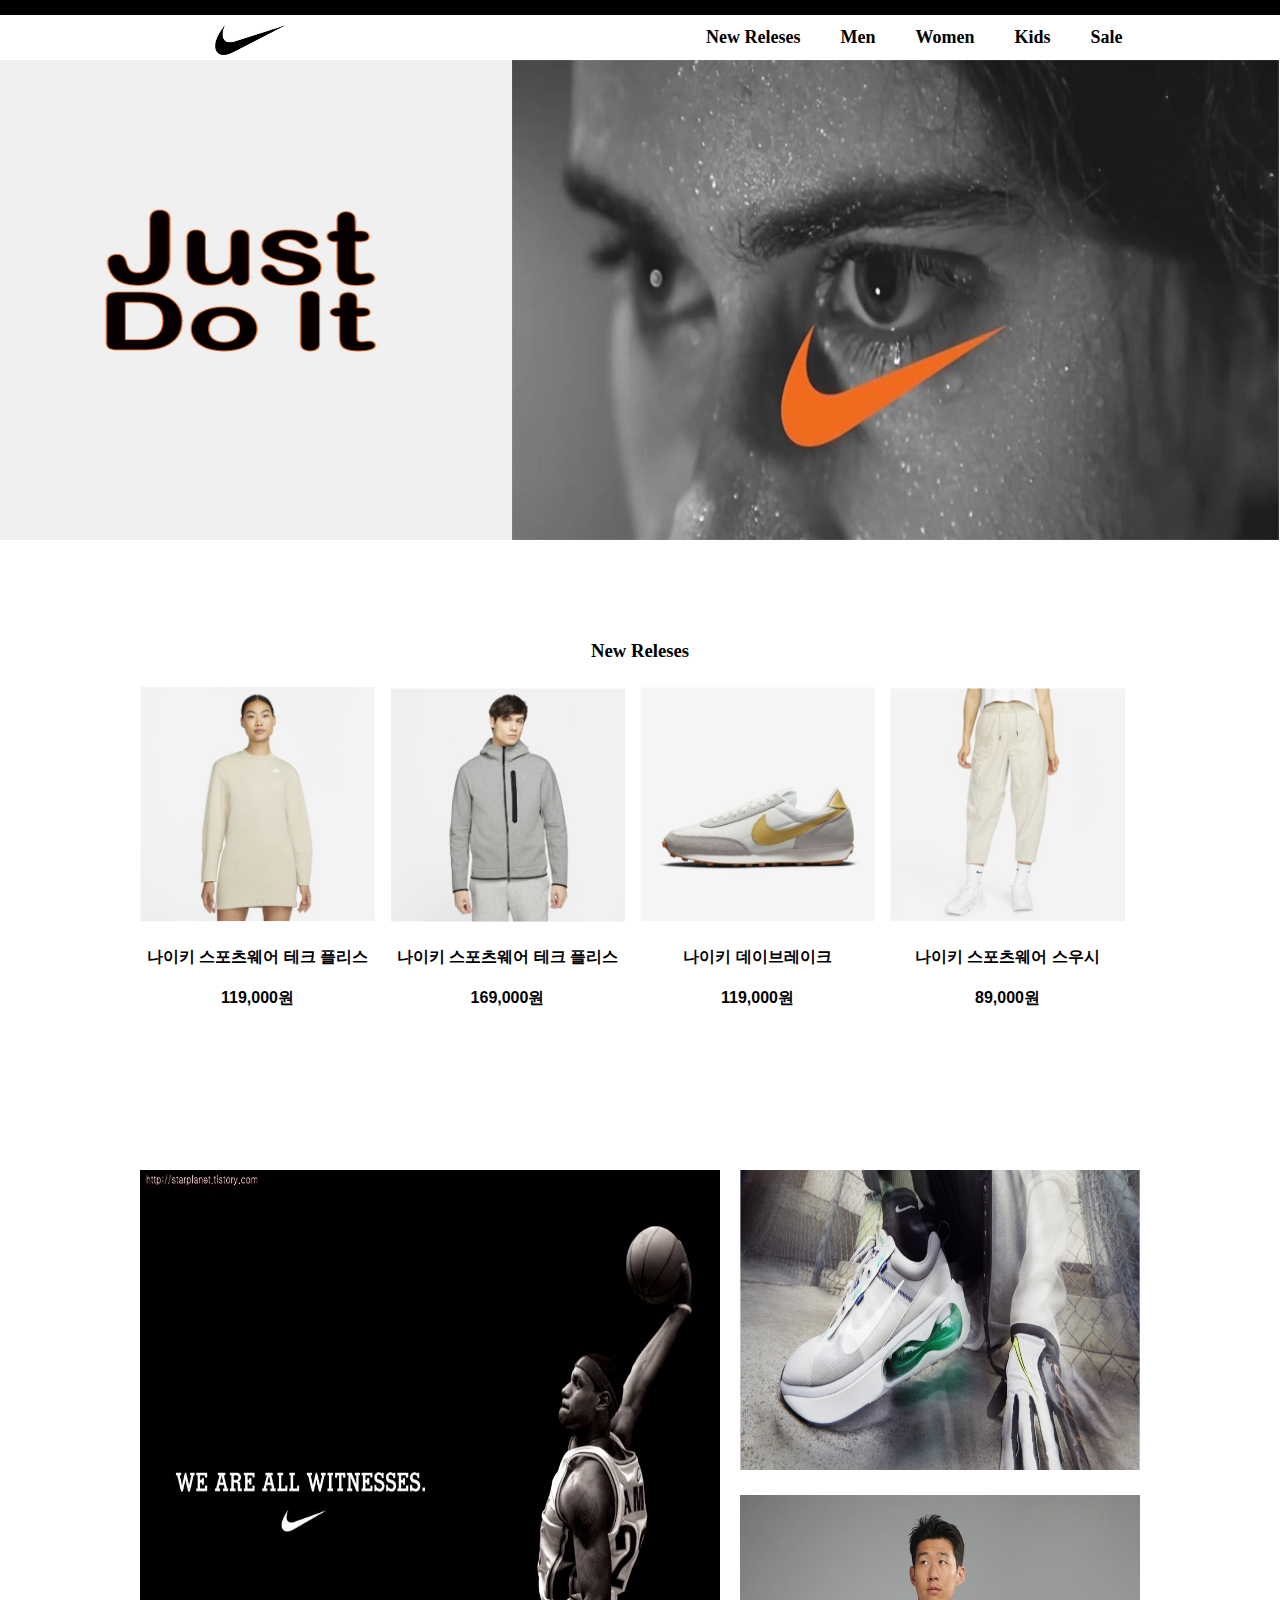
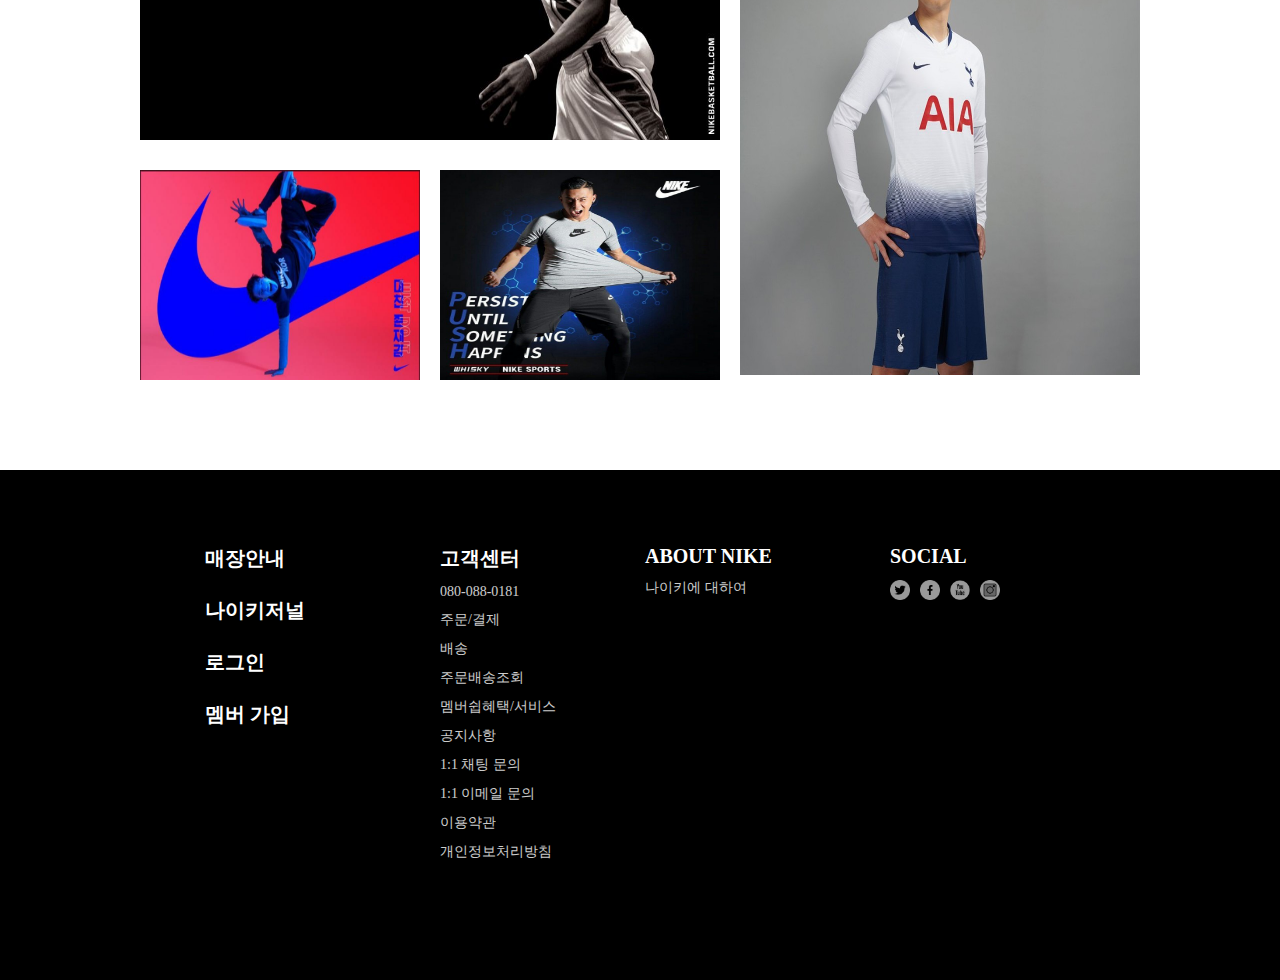
<file: index.html>
<!DOCTYPE html>
  <html lang="ko">

  <head>
    <meta charset="utf-8">
    <meta name="viewport" content="width=device-width,initial-scale">
    <title>NIKE. Just Do It.</title>
    <link rel="stylesheet" href="css/main.css ">
    <link rel="stylesheet" href="css/common.css ">


  </head>


  <body>

    <header>
      <div id="blackbar" ></div>
      <div id="whitebar">
        <div id="logo"><a href="index.html"><img src="img/logo.jpg" alt="이미지"></a></div>
        <nav>
          <ul>
            <li><a href="#">New Releses</a></li>
            <li><a href="#">Men</a></li>
            <li><a href="#">Women</a></li>
            <li><a href="#">Kids</a></li>
            <li><a href="#">Sale</a></li>
          </ul>
          <ul id="emo">
            <li><a href="#"><img class="icon" src="img/1.jpg" alt="이미지"></a></li>
            <li><a href="#"><img class="icon" src="img/2.jpg" alt="이미지"></a></li>
            <li><a href="#"><img class="icon" src="img/3.jpg" alt="이미지"></a></li>
      </ul>  
      </nav>    
      </div>
      
    </header>
    <div id="slider"><img src="img/slider.jpg" alt="이미지"></div>

    <div id="new">
      <h3>New Releses</h3>
      <div>
        <a href="sub.html"><img src="img/4.jpg" alt="이미지"></a>
        <h4>나이키 스포츠웨어 테크 플리스</h4>
        <p>119,000원</p>
      </div>
      <div>
        <a href="sub.html"><img src="img/5.jpg" alt="이미지"></a>
        <h4>나이키 스포츠웨어 테크 플리스</h4>
        <p>169,000원</p>
      </div>
      <div>
        <a href="sub.html"><img src="img/6.jpg" alt="이미지"></a>
        <h4>나이키 데이브레이크</h4>
        <p>119,000원</p>
      </div>
      <div>
        <a href="sub.html"><img src="img/7.jpg" alt="이미지"></a>
        <h4>나이키 스포츠웨어 스우시</h4>
        <p>89,000원</p>
      </div>
    </div>
    <div id="nike">
      <div id="jo">
        <a href="#"><img src="img/8.jpg" alt="이미지"></a>
      </div>
      <div id="su">
        <a href="#"><img src="img/9.PNG" alt="이미지"></a>
      </div>
      <div id="son">
        <a href="#"><img src="img/10.jpg" alt="이미지"></a>
        </div>
        <div id="dan">
          <a href="#"><img src="img/11.jpg" alt="이미지"></a>
        </div>
        <div id="gi">
          <a href="#"><img src="img/12.jpg" alt="이미지"></a>
        </div>
    </div>

    <footer id="box">
      <div id="real">
        <div id="store">
          <nav>
            <ul>
              <li><a href="#">매장안내</a></li>
              <li><a href="#">나이키저널</a></li>
              <li><a href="#">로그인</a></li>
              <li><a href="#">멤버 가입</a></li>
            </ul>
          </nav>
        </div>
        <div id="person">
          <nav>
            <ul>
              <li class="per">고객센터</li>
              <li><a href="#">080-088-0181</a></li>
              <li><a href="#">주문/결제</a></li>
              <li><a href="#">배송</a></li>
              <li><a href="#">주문배송조회</a></li>
              <li><a href="#">멤버쉽혜택/서비스</a></li>
              <li><a href="#">공지사항</a></li>
              <li><a href="#">1:1 채팅 문의</a></li>
              <li><a href="#">1:1 이메일 문의</a></li>
              <li><a href="#">이용약관</a></li>
              <li><a href="#">개인정보처리방침</a></li>
            </ul>
          </nav>
        </div>
        <div id="about">
          <nav>
            <ul>
              <li id="me">ABOUT NIKE</li>
              <li><a href="#">나이키에 대하여</a></li>
            </ul>
          </nav>
        </div>
        <div id="social">
          <NAV>
            
            <ul>
              <li id="social1">SOCIAL</li>        
              <li><a href="#"><img class="icon" src="img/t.png" alt="이미지"></a></li>
              <li><a href="#"><img class="icon" src="img/fa.png" alt="이미지"></a></li>
              <li><a href="#"><img class="icon" src="img/you.png" alt="이미지"></a></li>
              <li><a href="#"><img class="icon" src="img/in.png" alt="이미지"></a></li>
            </ul>
          </NAV>
        </div>
      </div>
    </footer>






  </body>

  </html>
</file>
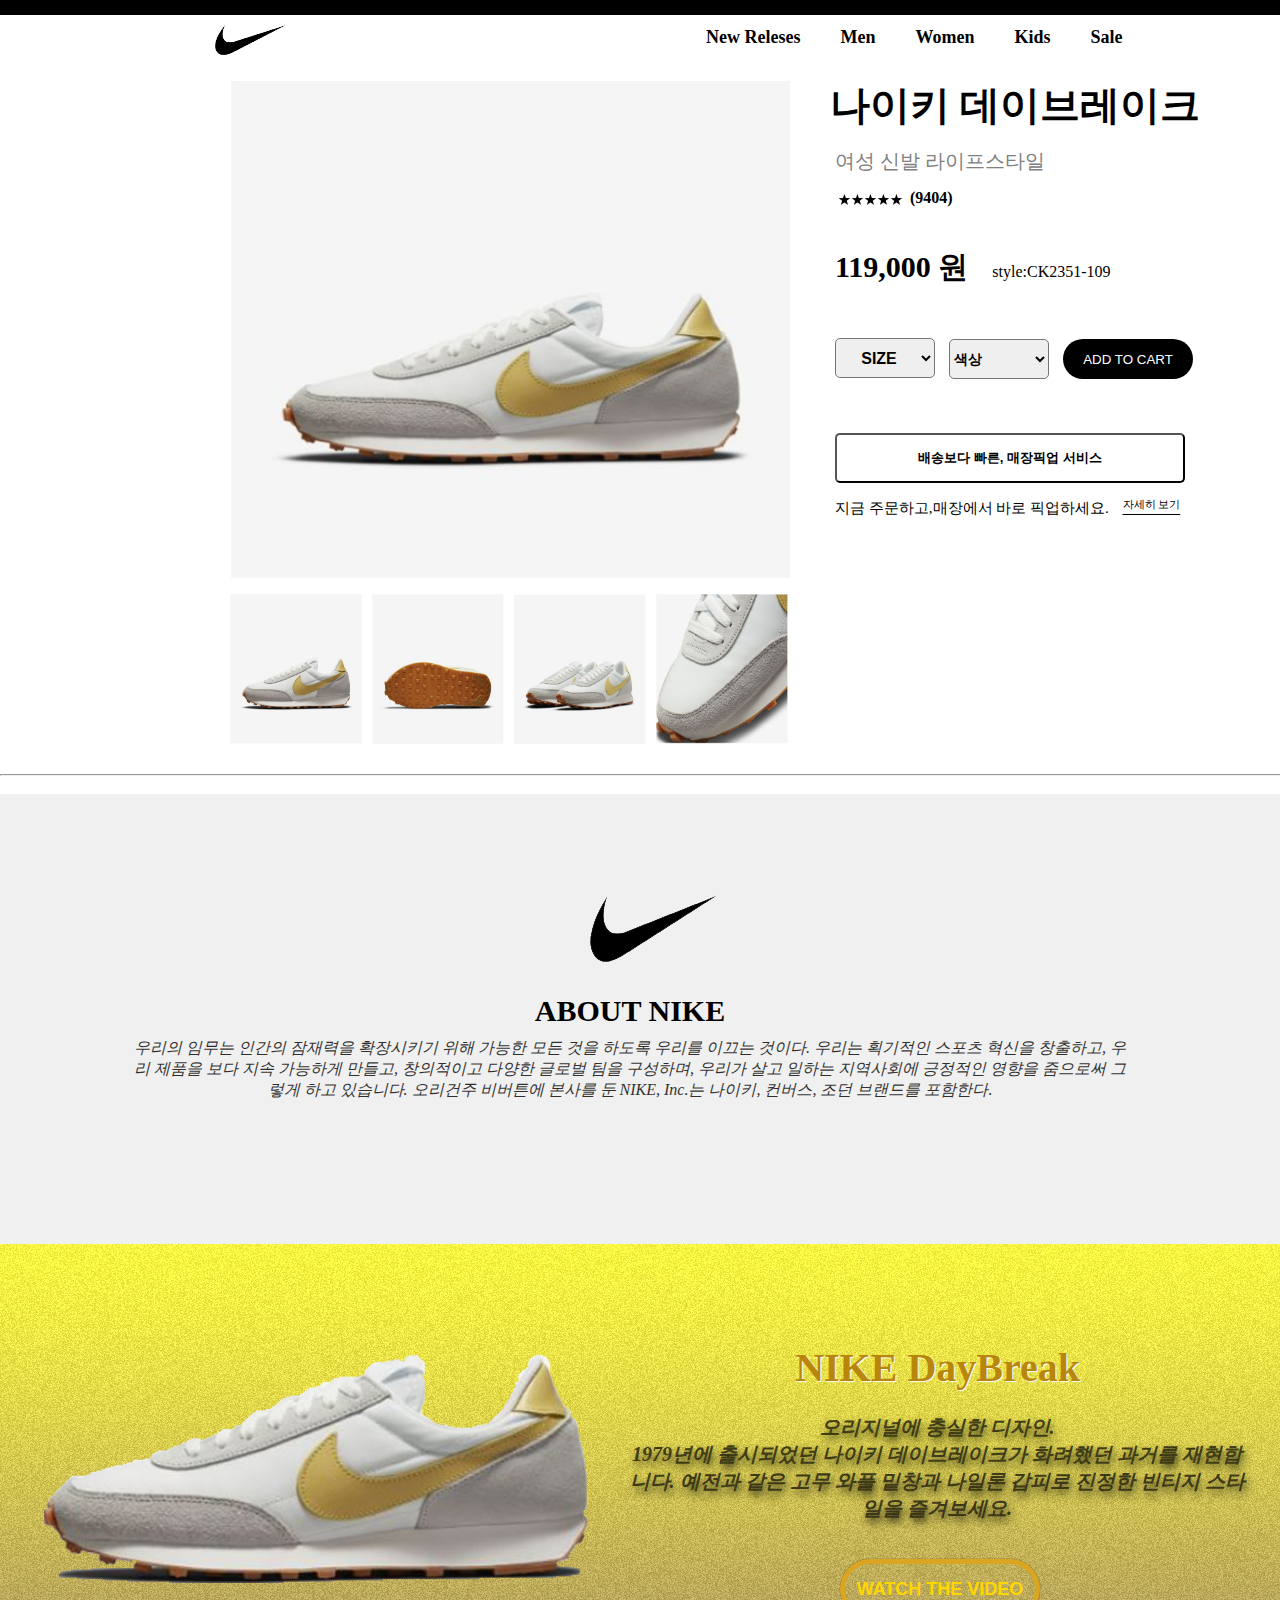
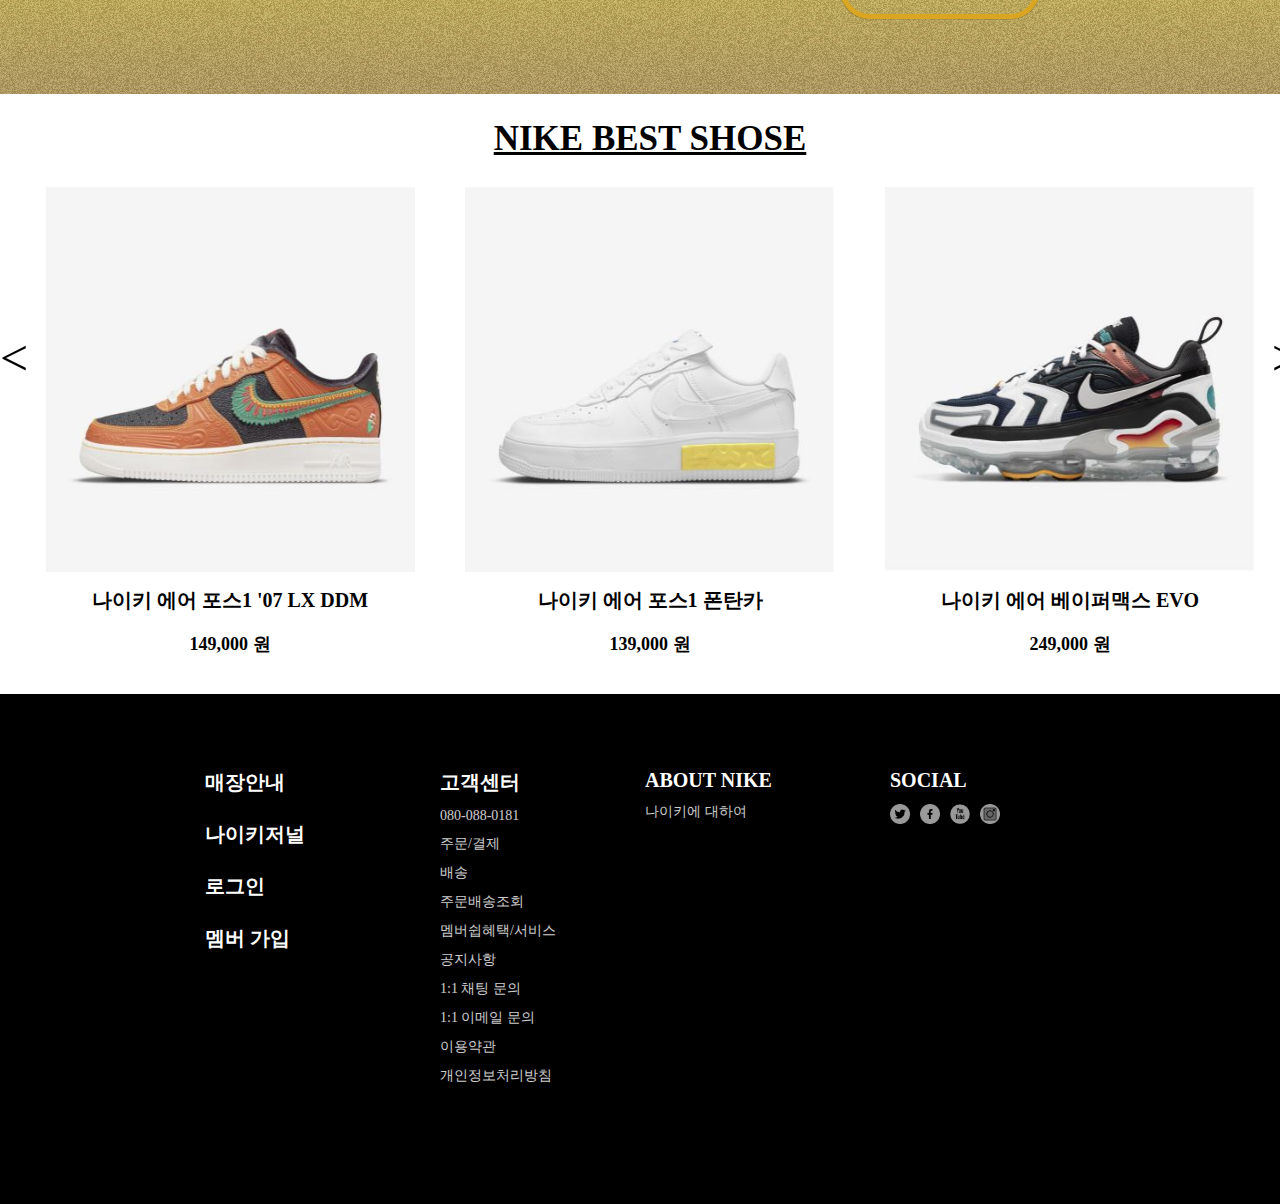
<file: sub.html>
<!DOCTYPE html>
<html lang="ko">
<head>
  <meta charset="UTF-8">
  <meta http-equiv="X-UA-Compatible" content="IE=edge">
  <meta name="viewport" content="width=device-width, initial-scale=1.0">
  <title>NIKE. Just Do It.</title>
  <link rel="stylesheet" href="css/common.css">
  <link rel="stylesheet" href="css/sub.css ">
  
  <script src="https://ajax.googleapis.com/ajax/libs/jquery/3.3.1/jquery.min.js"></script>

 
  
</head>



  <body>

    <header>
      <div id="blackbar" ></div>
      <div id="whitebar">
        <div id="logo"><a href="index.html"><img src="img/logo.jpg" alt="이미지"></a></div>
        <nav>
          <ul>
            <li><a href="#">New Releses</a></li>
            <li><a href="#">Men</a></li>
            <li><a href="#">Women</a></li>
            <li><a href="#">Kids</a></li>
            <li><a href="#">Sale</a></li>
          </ul>
          <ul id="emo">
            <li><a href="#"><img class="icon" src="img/1.jpg" alt="이미지"></a></li>
            <li><a href="#"><img class="icon" src="img/2.jpg" alt="이미지"></a></li>
            <li><a href="#"><img class="icon" src="img/3.jpg" alt="이미지"></a></li>
      </ul>  
      </nav>    
      </div>     
    </header>
    
    <div class="info">
       <div id="realinfo">
      <div id="item">
       <div id="dayb"><img src="img/6.jpg" alt="이미지" id="bigimg"></div>
       <div id="product">
         <ul>
           <li><img class="wa" src="img/6.jpg" alt="이미지" ></li>
           <li><img class="wa" src="img/14.jpg" alt="이미지" ></li>
           <li><img class="wa" src="img/13.jpg" alt="이미지" ></li>
           <li><img class="wa" src="img/15.jpg" alt="이미지" ></li>
         </ul>
       </div>
      </div>
      
      <div id="text"> 
        <br>
        <p id="title">나이키 데이브레이크</p>
        <p id="text1">여성 신발 라이프스타일</p>
        <div><img src="img/star.png" alt="이미지" id="star">
          <p id="re">(9404)</p></div>
        <div id="price"><span id="price2">119,000 원</span> <span>style:CK2351-109</span></div>
        <div id="option">
        <select name="size" id="size">
          <option value="size">SIZE</option>
          <option value="220cm">220cm</option>
          <option value="230cm">230cm</option>
          <option value="240cm">240cm</option>
          <option value="240cm">240cm</option>
          <option value="250cm">250cm</option>
        </select>
        <select name="color" id="color">
          <option value="">색상</option>
          <option value="">써밋 화이트</option>
          <option value="">새턴 골드</option>
          <option value="">그레이 포그</option>
        </select>
        <button type="button" id="cart">ADD TO CART</button>
      </div>
      <br><br>  
      
      <br>
      <button type="button" id="picup">배송보다 빠른, 매장픽업 서비스</button><p></p>
      <p id="now">지금 주문하고,매장에서 바로 픽업하세요. <a href="#"><sup>자세히 보기</sup></a></p><br>
    </div>
    </div>
    </div>
    <hr><br>
    <script>
     $(document).ready(function(){
      $("#product li:first-child").click(function(){
        $('#bigimg').attr("src","img/6.jpg");
      });
      $("#product li:nth-child(2)").click(function(){
        $('#bigimg').attr("src","img/14.jpg");
      });
      $("#product li:nth-child(3)").click(function(){
        $('#bigimg').attr("src","img/13.jpg");
      });
      $("#product li:nth-child(4)").click(function(){
        $('#bigimg').attr("src","img/15.jpg");
     });
    });
    </script>

    <div id="twosection">
      <div id="realtwosection">
        
       <img src="img/logo2.png" alt="이미지" id="logo2">
       <div id="inproduce">
       <b>ABOUT NIKE</b><br>
       <p>우리의 임무는 인간의 잠재력을 확장시키기 위해 가능한 모든 것을 하도록 우리를 이끄는 것이다. 우리는 획기적인 스포츠 혁신을 창출하고, 우리 제품을 보다 지속 가능하게 만들고, 창의적이고 다양한 글로벌 팀을 구성하며, 우리가 살고 일하는 지역사회에 긍정적인 영향을 줌으로써 그렇게 하고 있습니다.

        오리건주 비버튼에 본사를 둔 NIKE, Inc.는 나이키, 컨버스, 조던 브랜드를 포함한다.</p>
      </div>
       </div>
    </div>

    <div id="threesection">
       <div><img src="img/6-1.jpg" alt="이미지"></div>
        <p id="tsection">NIKE DayBreak</p>
        <p id="origin">오리지널에 충실한 디자인.<br>1979년에 출시되었던 나이키 데이브레이크가 화려했던 과거를 재현합니다.
           예전과 같은 고무 와플 밑창과 나일론 갑피로 진정한 빈티지 스타일을 즐겨보세요. </p>
       
        <button type="button" onclick="window.open('https://www.youtube.com/watch?v=-SBsT032jVI');">
          WATCH THE VIDEO</button>
    </div>
    

     <div id="slide">
       <p>NIKE BEST SHOSE</p>
       
       <span id="prev">&lt;</span>
       <span id="next">&gt;</span>
       
       
       <ul id="slideul">
         <li><a href="#"><img src="img/16.JPG" alt="이미지"></a>
             <p>나이키 에어 포스1 '07 LX DDM</p><br>
             <span>149,000 원</span></li>
         <li><a href="#"><img src="img/17.JPG" alt="이미지"></a>
             <p>나이키 에어 포스1 폰탄카</p><br>
             <span>139,000 원</span></li>
         <li><a href="#"><img src="img/18.JPG" alt="이미지"></a>
             <p>나이키 에어 베이퍼맥스 EVO</p><br>
             <span>249,000 원</span></li>
         <li><a href="#"><img src="img/19.JPG" alt="이미지"></a>
             <p>나이키 에어맥스 97 SE</p><br>
             <span>209,000 원</span></li>
       </ul>
            
     </div>
      

     <script>
       $('#prev').click(function(){
       $('#slideul li:last').prependTo('#slideul')
       $('#slideul').css('margin-left',-0)
       $('#slideul').stop().alimate({marginLeft:0},800)  
       });
       $('#next').click(function(){
       $('#slideul li:first').appendTo('#slideul');  
       $('#slideul').css({marginLeft:0});
       $('#slideul').stop().animate({marginLeft:-0},800, function(){
       });
       });


     </script>

    <footer id="box">
      <div id="real">
        <div id="store">
          <nav>
            <ul>
              <li><a href="#">매장안내</a></li>
              <li><a href="#">나이키저널</a></li>
              <li><a href="#">로그인</a></li>
              <li><a href="#">멤버 가입</a></li>
            </ul>
          </nav>
        </div>
        <div id="person">
          <nav>
            <ul>
              <li class="per">고객센터</li>
              <li><a href="#">080-088-0181</a></li>
              <li><a href="#">주문/결제</a></li>
              <li><a href="#">배송</a></li>
              <li><a href="#">주문배송조회</a></li>
              <li><a href="#">멤버쉽혜택/서비스</a></li>
              <li><a href="#">공지사항</a></li>
              <li><a href="#">1:1 채팅 문의</a></li>
              <li><a href="#">1:1 이메일 문의</a></li>
              <li><a href="#">이용약관</a></li>
              <li><a href="#">개인정보처리방침</a></li>
            </ul>
          </nav>
        </div>
        <div id="about">
          <nav>
            <ul>
              <li id="me">ABOUT NIKE</li>
              <li><a href="#">나이키에 대하여</a></li>
            </ul>
          </nav>
        </div>
        <div id="social">
          <NAV>
            
            <ul>
              <li id="social1">SOCIAL</li>        
              <li><a href="#"><img class="icon" src="img/t.png" alt="이미지"></a></li>
              <li><a href="#"><img class="icon" src="img/fa.png" alt="이미지"></a></li>
              <li><a href="#"><img class="icon" src="img/you.png" alt="이미지"></a></li>
              <li><a href="#"><img class="icon" src="img/in.png" alt="이미지"></a></li>
            </ul>
          </NAV>
        </div>
      </div>
    </footer>






  </body>

  </html>
</file>
<file: css/main.css>
@charset "UTF-8";
    
    * {
        margin: 0 auto;
        padding: 0 ;
      }

      

      header {
        width: 100% ;
        height: 60px;
      }

      

      #blackbar {
        width: 100%;
        height: 15px;
        background: black;
      }

      #whitebar {
        width: 1800px;
        height: 45px;
        text-align: center;
        margin: 0 0 0 100px;
      }

      #logo {
        float: left;
        width: 120px;
        height: 30px;
        margin: 10px 0 0 90px;
        position: absolute;
      }

      #logo img{width: 70px; height: 30px;}

      header nav {
        float: right;
        padding: 4px 0 0 0;
        width: 63%;
        text-align: center;
      }

      header nav ul li {
        font-weight: bold;
      }

      header nav li {
        float: left;
        margin: 8px 80px 0px -40px;
      }

      a {
        text-decoration: none;
        color: black;
        font-size: 18px;
      }

      header ul {
        list-style: none;
        margin: 0 0 0 -20px;
      }

      header nav ul li a:hover {
        color: gray;
      }

      #emo {
        float: right;
        margin: 4px 50px 0 0;
        opacity: 50%;
        width: 20%;
        align-items: flex-end;
        }

      #emo .icon{width: 18px;}

      #slider {
        width: 100%;
        height: 480px;
      }

      #slider img{width: 100%; height: 100%;}

      h3 {
        text-align: center;
      }

      #new {
        width: 1000px;
        height: 500px;
        padding: 100px 0 0 0;
        align-items: center;
      }

      #new div {
        width: 235px;
        height: 235px;
        float: left;
        margin: 25px 15px 0 0px;
      }

      #new img {
        width: 235px;
        height: 235px;
      }

      #new h4 {
        text-align: center;
        font-weight: bold;
        width: 100%;
        margin: 20px 0 0 0;
        font-family: arial;
      }

      #new p {
        text-align: center;
        font-weight: bold;
        width: 100%;
        margin: 20px 0 0 0;
        font-family: arial;
      }

      #nike {
        width: 1000px;
        height: 800px;
        padding: 30px 0 100px 0;
      }

      #jo {
        float: left;
        margin: 0 20px -100px 0;
        width: 580px;
        height: 570px;
        
      }

      #jo img{width: 580px; height: 570px;}

      #su {
        float: right;
        margin: 0 0 20px 0;}

      #su img{width: 400px; height: 300px;}

      #son {
        margin: 20px 0 0 0;
      }

      #son img{ width:400px; height:480px;}

      #dan {
        float: left;
        width: 300px;
        height: 200px;
        margin: -210px 0 0 0;
      }

      #dan img{width: 280px; height: 210px;}
      
      #gi {
        float: none;
        margin: -210px 0 0 300px;
      }

      #gi img{width: 280px; height: 210px;}

      #box {
        width: 100%;
        height: 100% ;
        background-color: black;
      }

      #real {
        width: 900px;
        height: 460px;
        padding: 50px 0 0 50px;
      }

      #real div {
        width: 160px;
        height: 400px;
        float: left;
        padding: 0 0px 0 0px;
        margin: 0 65PX 0 0px;

      }



      footer ul {
        list-style: none;
      }

      #store a {
        color: white;
        font-size: 20px;
        font-weight: bold;
      }

      #store ul li {
        margin: 25px 0 0 -10px;
      }

      #person a {
        color: white;
        font-size: 14px;
        opacity: 80%;
      }

      .per {
        margin: 25px 0 0 -10px;
        font-weight: bold;
        color: white;
        font-size: 20px;
      }

      #person nav ul li {
        margin: 25px 0 -15px 0;
      }


      #about nav ul li {
        margin: 25px 0 -15px -20px;
      }

      #about a {
        color: white;
        font-size: 14px;
        opacity: 80%;
      }


      #me {
        font-weight: bold;
        color: white;
        font-size: 20px;
      }

      #social nav ul li {
        margin: 12px 10px 0px 0;
        float: left;
      }

      #social .icon {
        width: 20px;
        height: 20px;
        
    }
  
      #social1{padding: 0px 60px 0 0; }

      #social #social1 {
        color: white;
        font-weight: bold;
        margin: 25px 0 0 0;
        font-size: 20px;
      }

    

      #box nav ul li a:hover {
        color: rgb(184, 184, 184)
      }  
    
      .icon{opacity: 0.6; }
      .icon:hover{opacity: 1; transition: all 0.2s ease-in;}
</file>
<file: css/common.css>
@charset "UTF-8";
    
    * {
        margin: 0 auto;
        padding: 0 ;
      }

      

      header {
        width: 100% ;
        height: 60px;
      }


      #blackbar {
        width: 100%;
        height: 15px;
        background: black;
      }

      #whitebar {
        width: 1800px;
        height: 45px;
        text-align: center;
        margin: 0 0 0 100px;
      }

      #logo {
        float: left;
        width: 120px;
        height: 30px;
        margin: 10px 0 0 90px;
        position: absolute;
      }

      #logo img{width: 70px; height: 30px;}

      header nav {
        float: right;
        padding: 4px 0 0 0;
        width: 63%;
        text-align: center;
      }

      header nav ul li {
        font-weight: bold;
      }

      header nav li {
        float: left;
        margin: 8px 80px 0px -40px;
      }

      a {
        text-decoration: none;
        color: black;
        font-size: 18px;
      }

      header ul {
        list-style: none;
        margin: 0 0 0 -20px;
      }

      header nav ul li a:hover {
        color: gray;
      }

      #emo {
        float: right;
        margin: 4px 50px 0 0;
        opacity: 50%;
        width: 20%;
        align-items: flex-end;
        }

      #emo .icon{width: 18px;}

     

      #box {
        width: 100%;
        height: 100% ;
        background-color: black;
      }

      #real {
        width: 900px;
        height: 460px;
        padding: 50px 0 0 50px;
      }

      #real div {
        width: 160px;
        height: 400px;
        float: left;
        padding: 0 0px 0 0px;
        margin: 0 65PX 0 0px;

      }



      footer ul {
        list-style: none;
      }

      #store a {
        color: white;
        font-size: 20px;
        font-weight: bold;
      }

      #store ul li {
        margin: 25px 0 0 -10px;
      }

      #person a {
        color: white;
        font-size: 14px;
        opacity: 80%;
      }

      .per {
        margin: 25px 0 0 -10px;
        font-weight: bold;
        color: white;
        font-size: 20px;
      }

      #person nav ul li {
        margin: 25px 0 -15px 0;
      }


      #about nav ul li {
        margin: 25px 0 -15px -20px;
      }

      #about a {
        color: white;
        font-size: 14px;
        opacity: 80%;
      }


      #me {
        font-weight: bold;
        color: white;
        font-size: 20px;
      }

      #social nav ul li {
        margin: 12px 10px 0px 0;
        float: left;
      }

      #social .icon {
        width: 20px;
        height: 20px;
        
    }
  
      #social1{padding: 0px 60px 0 0; }

      #social #social1 {
        color: white;
        font-weight: bold;
        margin: 25px 0 0 0;
        font-size: 20px;
      }

    

      #box nav ul li a:hover {
        color: rgb(184, 184, 184)
      }  
    
      .icon{opacity: 0.6; }
      .icon:hover{opacity: 1; transition: all 0.2s ease-in;}
</file>
<file: css/sub.css>
@charset "UTF-8";

 #realinfo{width: 1500px; height: 600px;}
 .info #item, #text{
   float:left; margin: 0 30px 0 100px; ;}
  #dayb > #bigimg{width: 560px; height: 500px;  cursor: zoom-in; margin: 20px 0 0 130px;}
  #product{width: 700px; height: 180px;}
  #product ul{ margin: 10px 0 0 130px;}
  #product ul li{list-style: none; text-decoration: none; width: 130px; height: 110px;
      }
  #product li{float: left; margin: 0 12px 0 0; 
              }
  #product ul li >img{width: 132px; height: 150px; }
  
  #product li:hover{cursor: pointer;}
  #title{font-size: 40px; font-weight: bold; margin: 0 0 0 -100px;}
  #text1{margin: 15px 0 0 -95px; font-size: 20px; color:gray;}
  #star{margin: 15px 0 0 -105px;}
  #re{margin: -25px 0 0 -20px; font-weight: bold;}
  #price{margin: 40px 0 0 -95px;}
  #price2{font-size: 30px; font-weight: bold; margin: 0 20px 0 0;}
  #size{width: 100px; height: 40px; text-align: center; font-weight: bold;
        font-size: 16px; border-radius: 5px ; margin: 0 10px 0 -150px;}
  #size option{text-align: center;}
  #color{width: 100px; height: 40px;  font-weight: bold;
          font-size: 14px; border-radius: 5px ; margin: 0 10px 0 0;}
 #option{margin: 50px 0 0 55px;}       
 #cart{width: 130px; height: 40px; border-radius: 20px; background-color: black; 
       color: white; cursor: pointer; border: none;} 
 #cart:hover{opacity: 0.7;}
 #picup{width: 350px; height: 50px; background-color: white; cursor: pointer;
        border-radius: 5px; margin: 0 0 0 -95px; font-weight: bold;}
 #now{font-size: 15px; margin: 15px 0 0 -95px;}      
 #now > a{font-size: 13px; text-decoration: underline; margin: 0 0 0 10px;}
 hr{width: 1300px;}
 #twosection{width: 1300px; height: 450px; text-align: center;
             }
 #realtwosection{width: 1300px; height: 450px; background-color:rgba(230, 230, 230,0.6) ;
                }           
 #logo2{position: absolute; margin: 100px 0 0 -60px; }  

 #inproduce{text-align: center; position: absolute; width: 1000px;  
            margin: 200px 0 0 130px; } 
 #inproduce >b{font-size: 30px; }   
 #inproduce >p{font-style: italic; opacity: 0.8; margin: 10px 0 0 0;}   
 .wa:hover{opacity: 0.7;}
 #bigimg:active{transform: scale(1.5); transition:0.2s  ease-in-out;}
 #threesection{width: 1300px; height: 450px; position: relative;}
 #threesection img{ height: 1300px; height: 450px; display: inline-block; position: absolute;       }
 #tsection{display: inline-block; position: absolute; right: 220px; top: 100px;
           font-size: 40px; font-weight: bold; color:darkgoldenrod;
            text-shadow: 1px 1px 1px white;}
#origin{display: inline-block; position: absolute; right: 50px; top: 170px;
        font-weight: bold; width: 626px; font-size: 20px; text-align: center;
        font-style: italic; opacity: 0.7; text-shadow: 2px 5px 8px black;}
#threesection > button{display: inline-block; position: absolute; background-color:unset; width: 200px; height: 60px; border: 5px solid goldenrod; border-radius: 30px; 
cursor: pointer; color:gold; font-weight: bold; font-size: 18px;  
right: 260px; top: 315px; box-shadow: 0px 0px 1px black;} 
#threesection> button:hover{opacity: 0.7;}
#slide{width: 1300px; height: 600px; overflow: hidden; }
#slide >p{text-align: center; font-size: 35px; font-weight: bold; 
      margin: 25px 0 20px 0; text-decoration: underline;}
#slideul{width: 1800px; height: 400px; padding: 0 0 0 45px; margin: -50px 0 0 0; 
         display: inline-block; text-align: center;}
#slideul li{width: 370px; height: 550px; float: left; list-style: none; 
             margin: 0 50px 0 00px;  }
#slideul img{width: 100%; height: 70%; display: block;}
#prev{ top: 150px; position: relative; font-size: 50px; display: inline-block;
      cursor: pointer;  }
#next{float: right; top: 150px; position: relative;font-size: 50px; 
       cursor: pointer;}
#slideul p{font-weight: bold; font-size: 20px; margin: 15px 0 0 0;}
#slideul span{font-weight: bold; font-size: 18px; }
</file>
